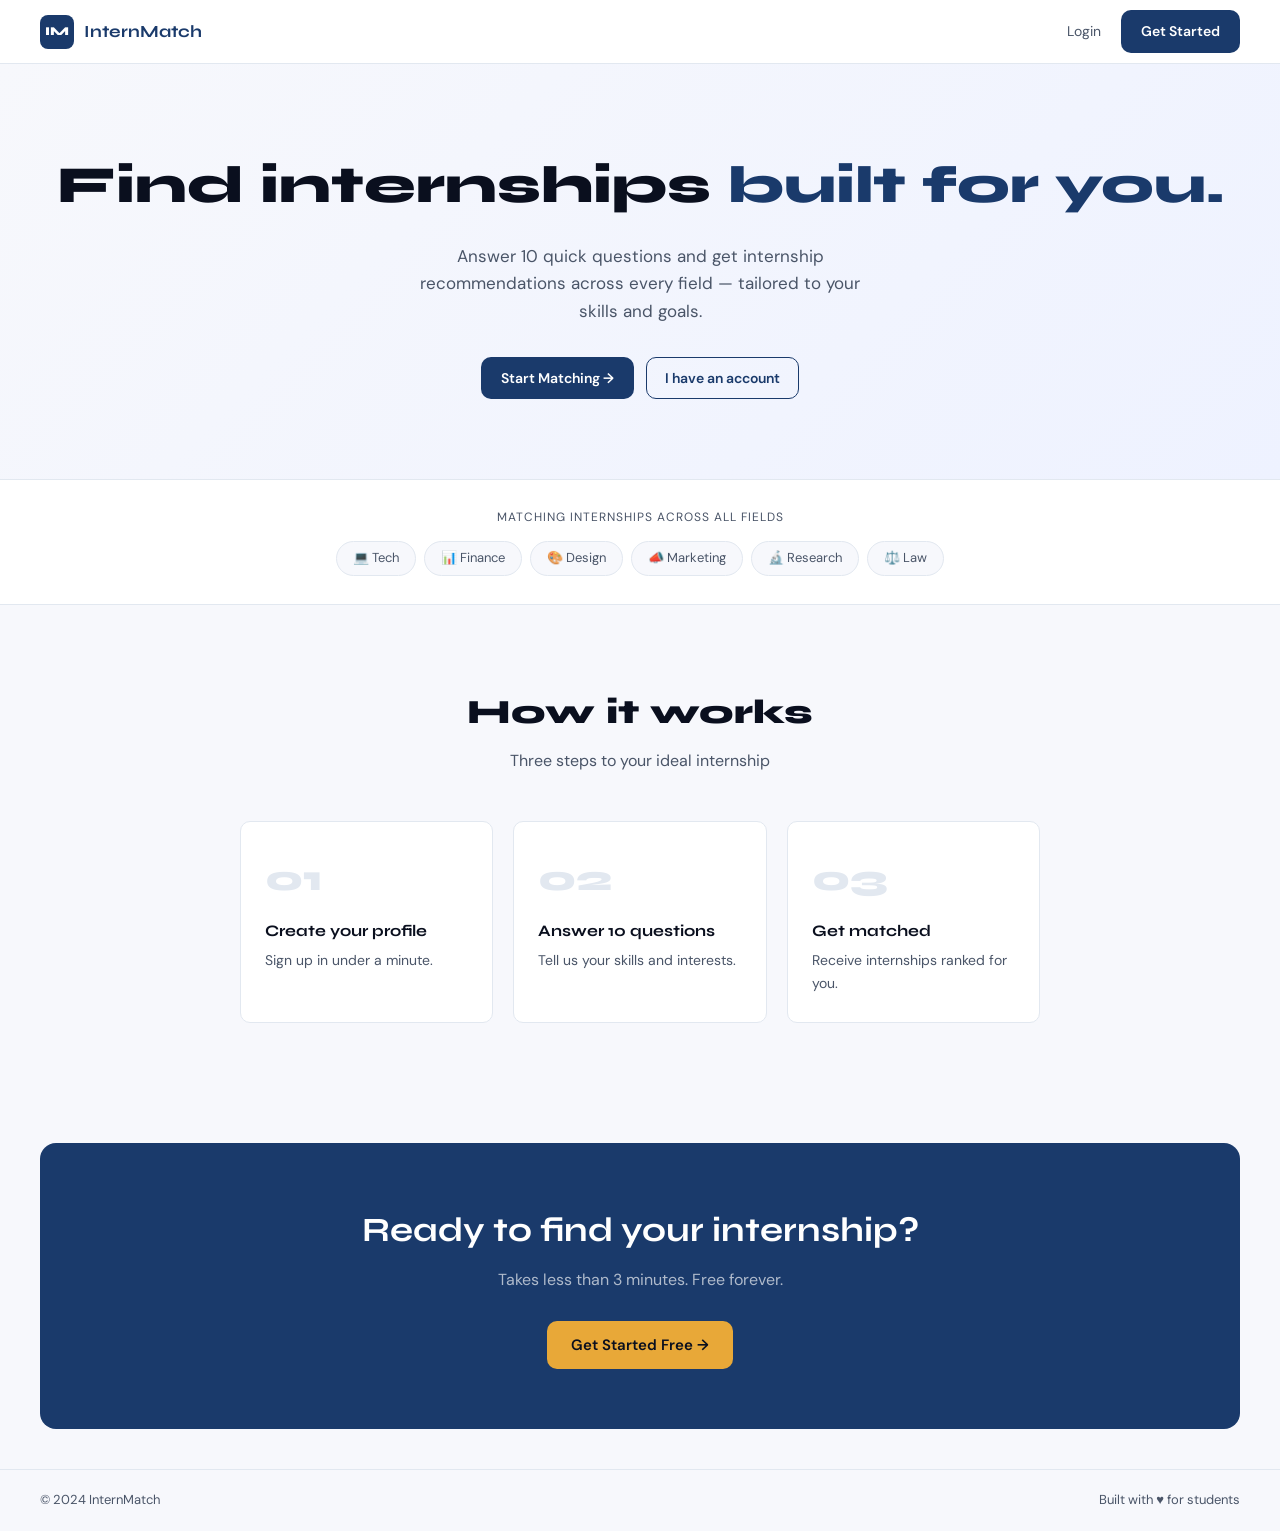
<file: index.html>
<!DOCTYPE html>
<html lang="en">
<head>
  <meta charset="UTF-8" />
  <meta name="viewport" content="width=device-width, initial-scale=1.0" />
  <title>InternMatch</title>
  <link rel="stylesheet" href="styles.css" />
  <link href="https://fonts.googleapis.com/css2?family=Syne:wght@700;800&family=DM+Sans:wght@300;400;500&display=swap" rel="stylesheet" />
</head>
<body>

  <!-- NAVBAR -->
  <nav class="navbar">
    <div class="logo">
      <div class="logo-mark">IM</div>
      <span class="logo-text">InternMatch</span>
    </div>
    <div class="nav-links">
      <a href="login.html">Login</a>
      <a href="signup.html" class="btn-primary">Get Started</a>
    </div>
  </nav>

  <!-- HERO -->
  <section class="hero">
    <h1>Find internships <span>built for you.</span></h1>
    <p>Answer 10 quick questions and get internship recommendations across every field — tailored to your skills and goals.</p>
    <div class="hero-actions">
      <a href="signup.html" class="btn-primary">Start Matching →</a>
      <a href="login.html"  class="btn-outline">I have an account</a>
    </div>
  </section>

  <!-- FIELDS -->
  <div class="fields-bar">
    <p>Matching internships across all fields</p>
    <div class="fields-row">
      <span class="chip">💻 Tech</span>
      <span class="chip">📊 Finance</span>
      <span class="chip">🎨 Design</span>
      <span class="chip">📣 Marketing</span>
      <span class="chip">🔬 Research</span>
      <span class="chip">⚖️ Law</span>
    </div>
  </div>

  <!-- HOW IT WORKS -->
  <section class="how-section">
    <h2>How it works</h2>
    <p class="section-sub">Three steps to your ideal internship</p>
    <div class="steps-grid">
      <div class="step-card">
        <span class="step-num">01</span>
        <h3>Create your profile</h3>
        <p>Sign up in under a minute.</p>
      </div>
      <div class="step-card">
        <span class="step-num">02</span>
        <h3>Answer 10 questions</h3>
        <p>Tell us your skills and interests.</p>
      </div>
      <div class="step-card">
        <span class="step-num">03</span>
        <h3>Get matched</h3>
        <p>Receive internships ranked for you.</p>
      </div>
    </div>
  </section>

  <!-- CTA -->
  <section class="cta-section">
    <div class="cta-box">
      <h2>Ready to find your internship?</h2>
      <p>Takes less than 3 minutes. Free forever.</p>
      <a href="signup.html" class="btn-accent">Get Started Free →</a>
    </div>
  </section>

  <!-- FOOTER -->
  <footer class="footer">
    <span>© 2024 InternMatch</span>
    <span>Built with ♥ for students</span>
  </footer>

</body>
</html>
</file>
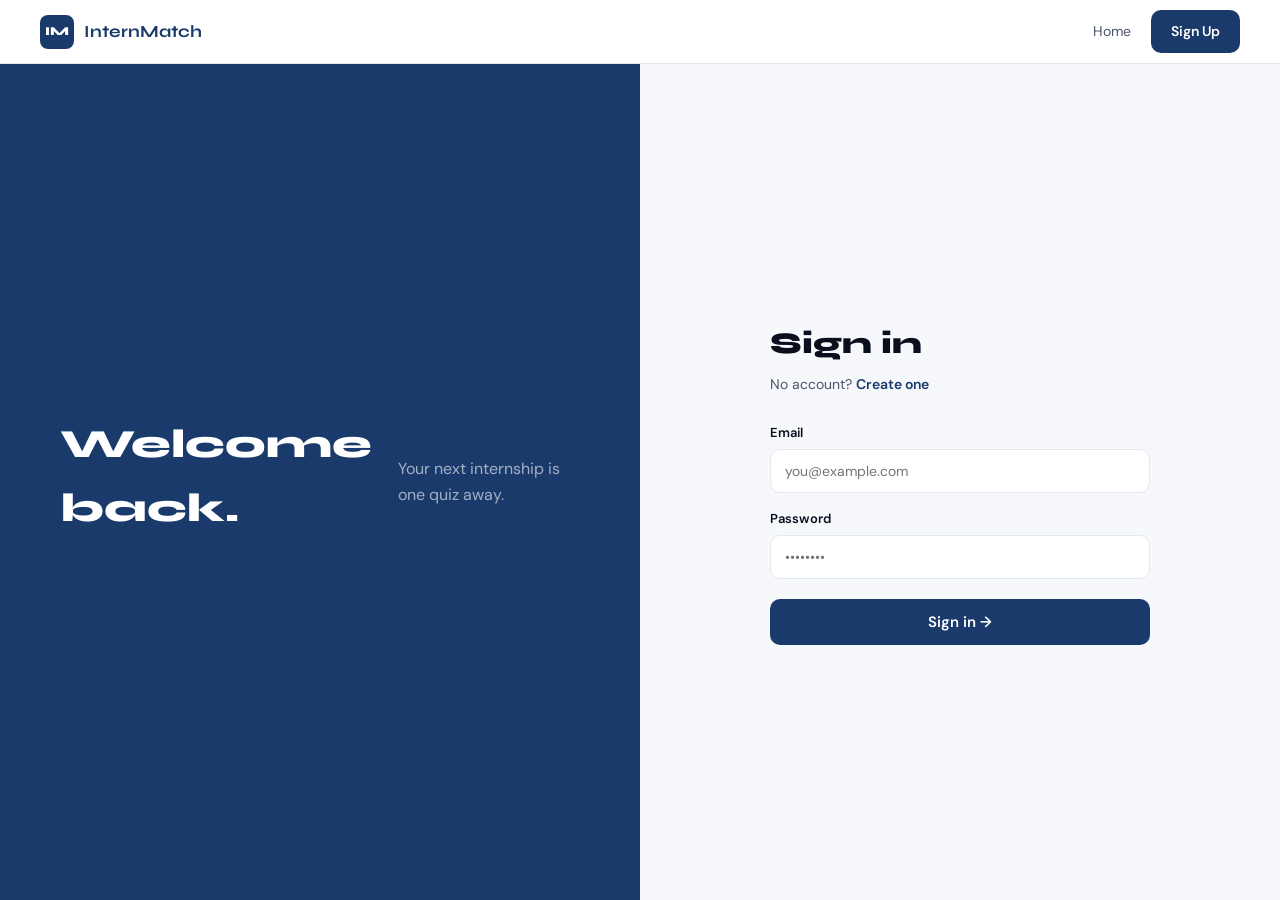
<file: dashboard.html>
<!DOCTYPE html>
<html lang="en">
<head>
  <meta charset="UTF-8" />
  <meta name="viewport" content="width=device-width, initial-scale=1.0" />
  <title>Dashboard — InternMatch</title>
  <link rel="stylesheet" href="styles.css" />
  <link href="https://fonts.googleapis.com/css2?family=Syne:wght@700;800&family=DM+Sans:wght@300;400;500&display=swap" rel="stylesheet" />
</head>
<body>

  <nav class="navbar">
    <div class="logo">
      <div class="logo-mark">IM</div>
      <span class="logo-text">InternMatch</span>
    </div>
    <div class="nav-links">
      <span id="greeting" class="nav-link"></span>
      <a href="quiz.html" class="nav-link">Retake Quiz</a>
      <button class="btn-outline" onclick="logout()">Logout</button>
    </div>
  </nav>

  <div class="dashboard-page">

    <!-- Stats -->
    <div class="dash-stats">
      <div class="stat-card">
        <span class="stat-num" id="statMatches">—</span>
        <span class="stat-label">Matches Found</span>
      </div>
      <div class="stat-card">
        <span class="stat-num" id="statTop">—</span>
        <span class="stat-label">Top Match %</span>
      </div>
      <div class="stat-card">
        <span class="stat-num" id="statField">—</span>
        <span class="stat-label">Your Field</span>
      </div>
    </div>

    <!-- Top 3 results -->
    <div class="dash-section">
      <div class="dash-section-header">
        <h2>Your Top Matches</h2>
        <a href="results.html" class="nav-link">See all →</a>
      </div>
      <div id="dashResults" class="results-grid">
        <p style="color:var(--muted)">No results yet. <a href="quiz.html" style="color:var(--primary);font-weight:600">Take the quiz!</a></p>
      </div>
    </div>

    <!-- Quick links -->
    <div class="dash-section">
      <h2>Quick Links</h2>
      <div class="quick-actions">
        <a href="quiz.html"    class="action-card">📝<span>Take Quiz</span></a>
        <a href="results.html" class="action-card">🎯<span>Results</span></a>
        <a href="map.html"     class="action-card">🗺️<span>View Map</span></a>
      </div>
    </div>

  </div>

  <script src="dashboard.js"></script>
</body>
</html>
</file>
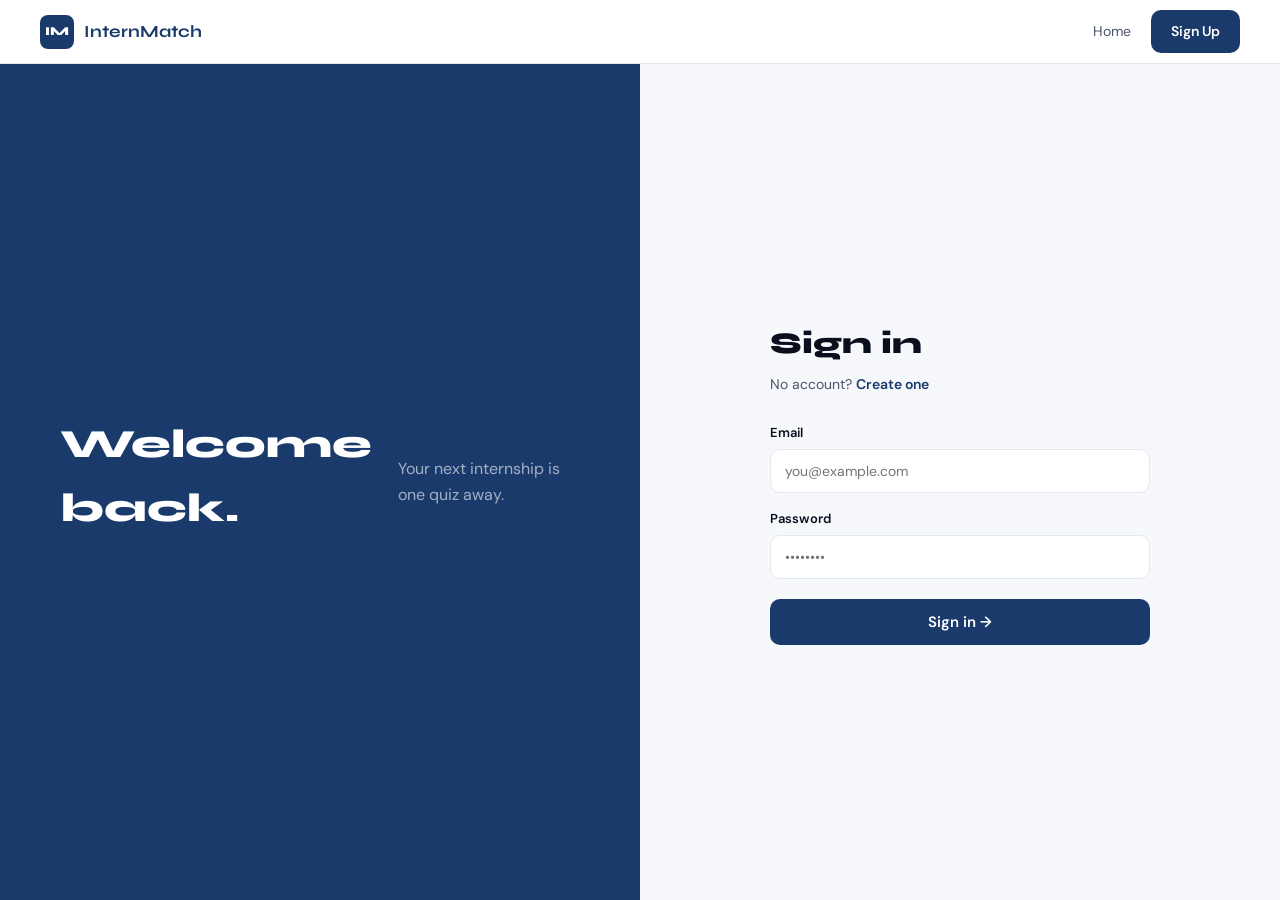
<file: login.html>
<!DOCTYPE html>
<html lang="en">
<head>
  <meta charset="UTF-8" />
  <meta name="viewport" content="width=device-width, initial-scale=1.0" />
  <title>Login — InternMatch</title>
  <link rel="stylesheet" href="styles.css" />
  <link href="https://fonts.googleapis.com/css2?family=Syne:wght@700;800&family=DM+Sans:wght@300;400;500&display=swap" rel="stylesheet" />
</head>
<body>

  <!-- NAVBAR -->
  <nav class="navbar">
    <div class="logo">
      <div class="logo-mark">IM</div>
      <span class="logo-text">InternMatch</span>
    </div>
    <div class="nav-links">
      <a href="index.html">Home</a>
      <a href="signup.html" class="btn-primary">Sign Up</a>
    </div>
  </nav>

  <!-- AUTH PAGE -->
  <div class="auth-page">

    <!-- Left panel -->
    <div class="auth-left">
      <h2>Welcome back.</h2>
      <p>Your next internship is one quiz away.</p>
    </div>

    <!-- Right panel -->
    <div class="auth-right">
      <div class="auth-card">
        <h1>Sign in</h1>
        <p class="sub">No account? <a href="signup.html">Create one</a></p>

        <div class="error-box" id="errorBox" style="display:none;"></div>

        <form class="form" id="loginForm">
          <div class="form-group">
            <label>Email</label>
            <input type="email" id="email" placeholder="you@example.com" required />
          </div>
          <div class="form-group">
            <label>Password</label>
            <input type="password" id="password" placeholder="••••••••" required />
          </div>
          <button type="submit" class="btn-submit" id="submitBtn">Sign in →</button>
        </form>
      </div>
    </div>

  </div>

  <script src="auth.js"></script>
  <script>
    document.getElementById("loginForm").addEventListener("submit", async function(e) {
      e.preventDefault();
      const email    = document.getElementById("email").value;
      const password = document.getElementById("password").value;
      await login(email, password);
    });
  </script>

</body>
</html>
</file>
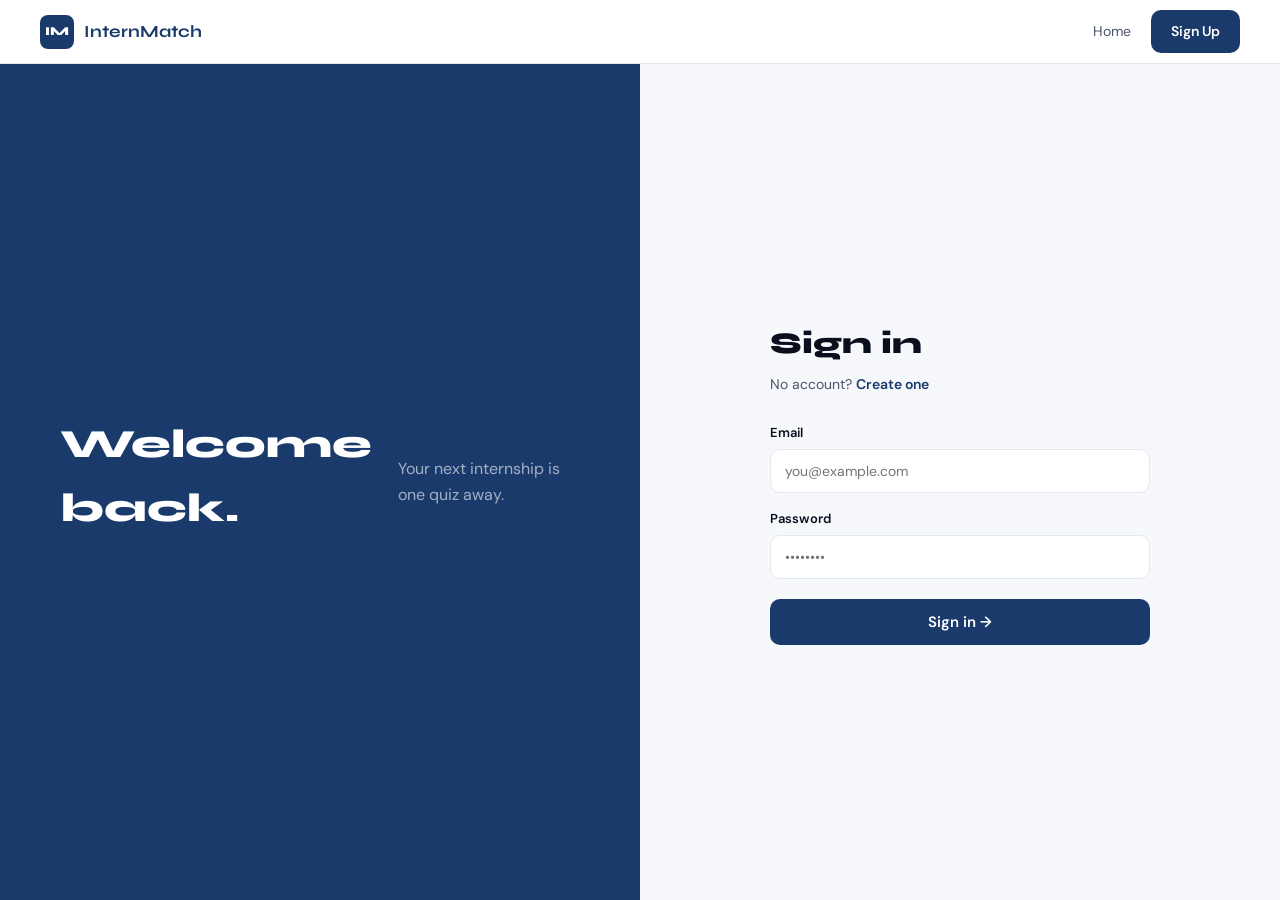
<file: quiz.html>
<!DOCTYPE html>
<html lang="en">
<head>
  <meta charset="UTF-8" />
  <meta name="viewport" content="width=device-width, initial-scale=1.0" />
  <title>Quiz — InternMatch</title>
  <link rel="stylesheet" href="styles.css" />
  <link href="https://fonts.googleapis.com/css2?family=Syne:wght@700;800&family=DM+Sans:wght@300;400;500&display=swap" rel="stylesheet" />
</head>
<body>

  <!-- NAVBAR -->
  <nav class="navbar">
    <div class="logo">
      <div class="logo-mark">IM</div>
      <span class="logo-text">InternMatch</span>
    </div>
    <div class="nav-links">
      <button class="btn-outline" onclick="logout()">Logout</button>
    </div>
  </nav>

  <!-- QUIZ -->
  <div class="quiz-page">

    <!-- Progress bar -->
    <div class="progress-bar-wrap">
      <div class="progress-bar" id="progressBar"></div>
    </div>
    <p class="progress-text" id="progressText">Question 1 of 10</p>

    <!-- Question card -->
    <div class="quiz-card" id="quizCard">
      <h2 class="question-text" id="questionText"></h2>
      <div class="options-grid" id="optionsGrid"></div>
      <div class="quiz-nav">
        <button class="btn-outline" id="backBtn" onclick="goBack()" style="display:none;">← Back</button>
        <button class="btn-primary" id="nextBtn" onclick="goNext()" disabled>Next →</button>
      </div>
    </div>

  </div>

  <script src="quiz.js"></script>
</body>
</html>
</file>
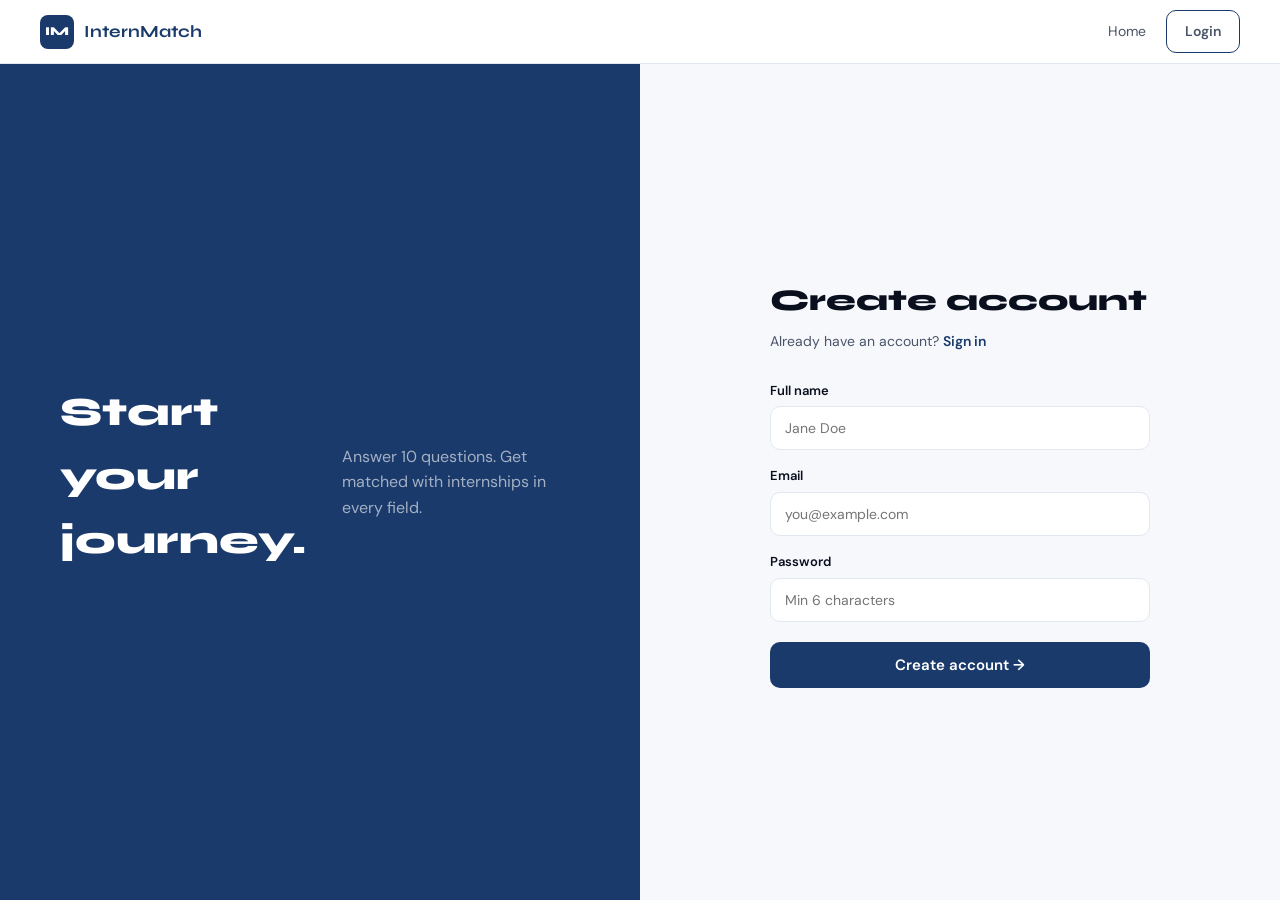
<file: signup.html>
<!DOCTYPE html>
<html lang="en">
<head>
  <meta charset="UTF-8" />
  <meta name="viewport" content="width=device-width, initial-scale=1.0" />
  <title>Sign Up — InternMatch</title>
  <link rel="stylesheet" href="styles.css" />
  <link href="https://fonts.googleapis.com/css2?family=Syne:wght@700;800&family=DM+Sans:wght@300;400;500&display=swap" rel="stylesheet" />
</head>
<body>

  <!-- NAVBAR -->
  <nav class="navbar">
    <div class="logo">
      <div class="logo-mark">IM</div>
      <span class="logo-text">InternMatch</span>
    </div>
    <div class="nav-links">
      <a href="index.html">Home</a>
      <a href="login.html" class="btn-outline">Login</a>
    </div>
  </nav>

  <!-- AUTH PAGE -->
  <div class="auth-page">

    <!-- Left panel -->
    <div class="auth-left">
      <h2>Start your journey.</h2>
      <p>Answer 10 questions. Get matched with internships in every field.</p>
    </div>

    <!-- Right panel -->
    <div class="auth-right">
      <div class="auth-card">
        <h1>Create account</h1>
        <p class="sub">Already have an account? <a href="login.html">Sign in</a></p>

        <div class="error-box" id="errorBox" style="display:none;"></div>

        <form class="form" id="signupForm">
          <div class="form-group">
            <label>Full name</label>
            <input type="text" id="name" placeholder="Jane Doe" required />
          </div>
          <div class="form-group">
            <label>Email</label>
            <input type="email" id="email" placeholder="you@example.com" required />
          </div>
          <div class="form-group">
            <label>Password</label>
            <input type="password" id="password" placeholder="Min 6 characters" required />
          </div>
          <button type="submit" class="btn-submit" id="submitBtn">Create account →</button>
        </form>
      </div>
    </div>

  </div>

  <script src="auth.js"></script>
  <script>
    document.getElementById("signupForm").addEventListener("submit", async function(e) {
      e.preventDefault();
      const name     = document.getElementById("name").value;
      const email    = document.getElementById("email").value;
      const password = document.getElementById("password").value;
      await signup(name, email, password);
    });
  </script>

</body>
</html>
</file>
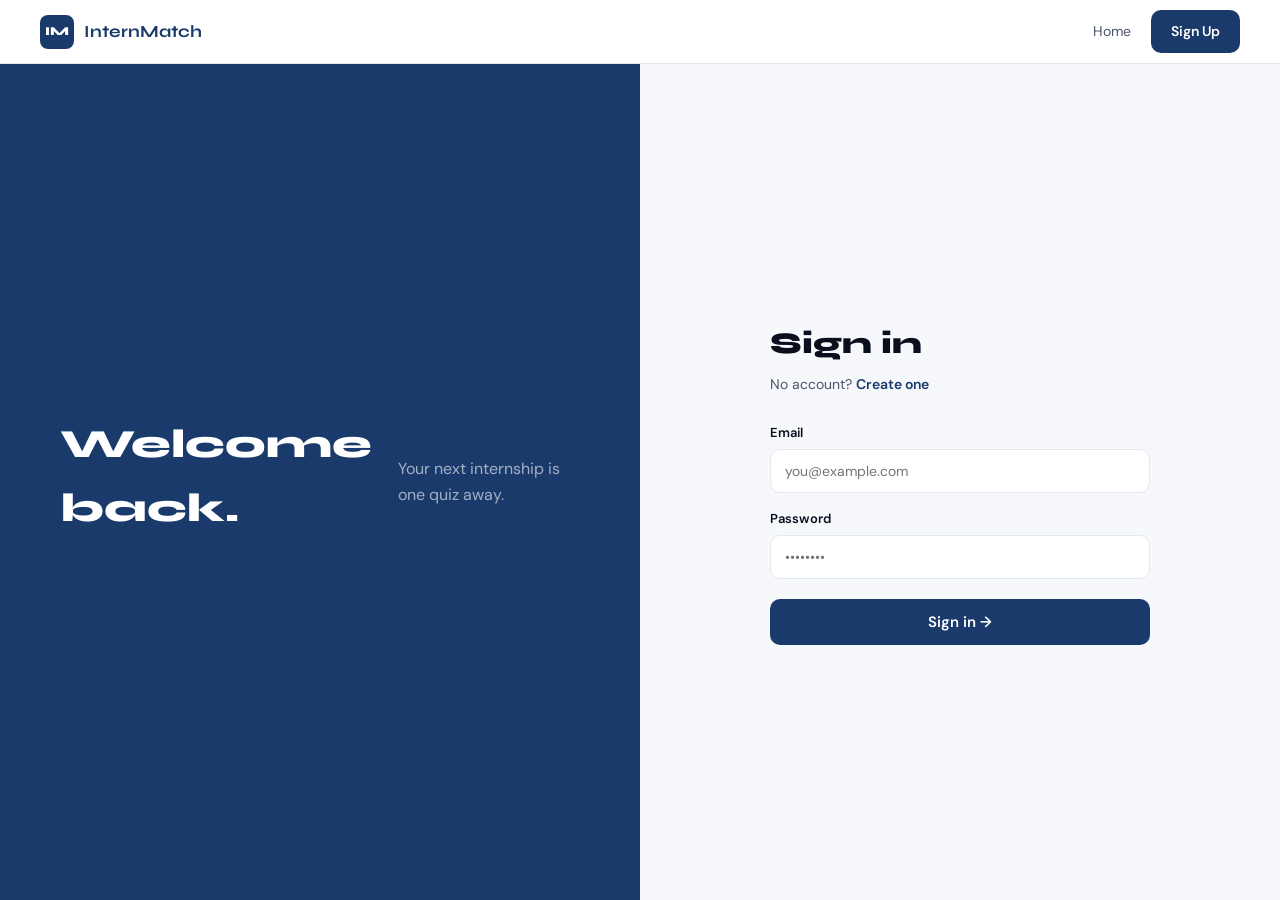
<file: frontend/dashboard.html>
<!DOCTYPE html>
<html lang="en">
<head>
  <meta charset="UTF-8" />
  <meta name="viewport" content="width=device-width, initial-scale=1.0" />
  <title>Dashboard — InternMatch</title>
  <link rel="stylesheet" href="styles.css" />
  <link href="https://fonts.googleapis.com/css2?family=Syne:wght@700;800&family=DM+Sans:wght@300;400;500&display=swap" rel="stylesheet" />
</head>
<body>

  <nav class="navbar">
    <div class="logo">
      <div class="logo-mark">IM</div>
      <span class="logo-text">InternMatch</span>
    </div>
    <div class="nav-links">
      <span id="greeting" class="nav-link"></span>
      <a href="quiz.html"    class="nav-link">Retake Quiz</a>
      <button class="btn-outline" onclick="logout()">Logout</button>
    </div>
  </nav>

  <div class="dashboard-page">

    <!-- Stats -->
    <div class="dash-stats">
      <div class="stat-card">
        <span class="stat-num"   id="statMatches">—</span>
        <span class="stat-label">Matches Found</span>
      </div>
      <div class="stat-card">
        <span class="stat-num"   id="statTop">—</span>
        <span class="stat-label">Top Match %</span>
      </div>
      <div class="stat-card">
        <span class="stat-num"   id="statField">—</span>
        <span class="stat-label">Your Field</span>
      </div>
    </div>

    <!-- Top 3 results -->
    <div class="dash-section">
      <div class="dash-section-header">
        <h2>Your Top Matches</h2>
        <a href="results.html" class="nav-link">See all →</a>
      </div>
      <div id="dashResults" class="results-grid">
        <p style="color:var(--muted)">
          No results yet.
          <a href="quiz.html" style="color:var(--primary);font-weight:600">Take the quiz!</a>
        </p>
      </div>
    </div>

    <!-- Quick links -->
    <div class="dash-section">
      <h2>Quick Links</h2>
      <div class="quick-actions">
        <a href="quiz.html"    class="action-card">📝<span>Take Quiz</span></a>
        <a href="results.html" class="action-card">🎯<span>Results</span></a>
        <a href="map.html"     class="action-card">🗺️<span>View Map</span></a>
      </div>
    </div>

  </div>

  <!-- script at bottom so DOM is ready before JS runs -->
  <script src="dashboard.js"></script>
</body>
</html>
</file>
<file: styles.css>
/* === TOKENS === */
:root {
  --primary: #1a3a6b;
  --accent:  #e8a838;
  --ink:     #0a0f1e;
  --muted:   #4a5568;
  --surface: #f7f8fc;
  --white:   #ffffff;
  --border:  #e2e8f0;
  --danger:  #ef4444;
  --radius:  10px;
  --font-display: 'Syne', sans-serif;
  --font-body:    'DM Sans', sans-serif;
}

/* === RESET === */
*, *::before, *::after { box-sizing: border-box; margin: 0; padding: 0; }
body   { font-family: var(--font-body); background: var(--surface); color: var(--ink); line-height: 1.6; }
h1, h2, h3 { font-family: var(--font-display); }
a      { text-decoration: none; color: inherit; }
button { cursor: pointer; border: none; font-family: var(--font-body); }
input  { font-family: var(--font-body); }

/* === NAVBAR === */
.navbar {
  display: flex; align-items: center; justify-content: space-between;
  padding: 0 40px; height: 64px;
  background: var(--white); border-bottom: 1px solid var(--border);
  position: sticky; top: 0; z-index: 10;
}
.logo       { display: flex; align-items: center; gap: 10px; }
.logo-mark  {
  width: 34px; height: 34px; background: var(--primary); color: white;
  border-radius: 8px; display: flex; align-items: center; justify-content: center;
  font-family: var(--font-display); font-weight: 800; font-size: 12px;
}
.logo-text  { font-family: var(--font-display); font-weight: 700; font-size: 17px; color: var(--primary); }
.nav-links  { display: flex; align-items: center; gap: 20px; }
.nav-links a { font-size: 14px; color: var(--muted); }
.nav-links a:hover { color: var(--primary); }

/* === BUTTONS === */
.btn-primary {
  background: var(--primary); color: white !important;
  padding: 10px 20px; border-radius: var(--radius);
  font-size: 14px; font-weight: 600; display: inline-block;
}
.btn-primary:hover { background: #2952a3; }

.btn-outline {
  background: transparent; color: var(--primary);
  border: 1.5px solid var(--primary);
  padding: 9px 18px; border-radius: var(--radius);
  font-size: 14px; font-weight: 600; display: inline-block;
}
.btn-outline:hover { background: var(--primary); color: white; }

.btn-accent {
  background: var(--accent); color: var(--ink);
  padding: 12px 24px; border-radius: var(--radius);
  font-size: 15px; font-weight: 600; display: inline-block;
}
.btn-accent:hover { background: #f5c96a; }

/* === HERO === */
.hero {
  padding: 80px 40px; text-align: center;
  background: linear-gradient(135deg, #f7f8fc, #eef2ff);
}
.hero h1       { font-size: 52px; font-weight: 800; margin-bottom: 16px; }
.hero h1 span  { color: var(--primary); }
.hero p        { font-size: 17px; color: var(--muted); max-width: 480px; margin: 0 auto 32px; }
.hero-actions  { display: flex; gap: 12px; justify-content: center; }

/* === FIELDS BAR === */
.fields-bar {
  padding: 28px 40px; background: var(--white); text-align: center;
  border-top: 1px solid var(--border); border-bottom: 1px solid var(--border);
}
.fields-bar p { font-size: 12px; text-transform: uppercase; letter-spacing: 1px; color: var(--muted); margin-bottom: 14px; }
.fields-row   { display: flex; gap: 8px; justify-content: center; flex-wrap: wrap; }
.chip {
  background: var(--surface); border: 1px solid var(--border);
  padding: 6px 16px; border-radius: 99px; font-size: 13px; color: var(--muted);
}

/* === HOW IT WORKS === */
.how-section      { padding: 80px 40px; text-align: center; }
.how-section h2   { font-size: 34px; font-weight: 800; margin-bottom: 8px; }
.section-sub      { color: var(--muted); margin-bottom: 48px; }
.steps-grid       { display: grid; grid-template-columns: repeat(auto-fit, minmax(220px, 1fr)); gap: 20px; max-width: 800px; margin: 0 auto; }
.step-card        { background: var(--white); border: 1px solid var(--border); border-radius: var(--radius); padding: 28px 24px; text-align: left; }
.step-num         { font-family: var(--font-display); font-size: 36px; font-weight: 800; color: var(--border); display: block; margin-bottom: 10px; }
.step-card h3     { font-size: 16px; margin-bottom: 6px; }
.step-card p      { font-size: 14px; color: var(--muted); }

/* === CTA === */
.cta-section  { padding: 40px; }
.cta-box      { background: var(--primary); border-radius: 16px; padding: 60px 40px; text-align: center; }
.cta-box h2   { font-size: 34px; color: white; margin-bottom: 10px; }
.cta-box p    { color: rgba(255,255,255,0.65); margin-bottom: 28px; }

/* === FOOTER === */
.footer {
  padding: 20px 40px; border-top: 1px solid var(--border);
  display: flex; justify-content: space-between; font-size: 13px; color: var(--muted);
}

/* === AUTH PAGES === */
.auth-page { min-height: calc(100vh - 64px); display: grid; grid-template-columns: 1fr 1fr; }

.auth-left    { background: var(--primary); display: flex; align-items: center; justify-content: center; padding: 60px; }
.auth-left h2 { font-size: 40px; font-weight: 800; color: white; margin-bottom: 12px; }
.auth-left p  { color: rgba(255,255,255,0.6); font-size: 16px; max-width: 280px; }

.auth-right { display: flex; align-items: center; justify-content: center; padding: 60px 48px; }
.auth-card  { width: 100%; max-width: 380px; }
.auth-card h1  { font-size: 30px; font-weight: 800; margin-bottom: 6px; }
.auth-card .sub { font-size: 14px; color: var(--muted); margin-bottom: 28px; }
.auth-card .sub a { color: var(--primary); font-weight: 600; }

.error-box {
  background: rgba(239,68,68,0.08); border: 1px solid rgba(239,68,68,0.2);
  color: var(--danger); padding: 10px 14px; border-radius: var(--radius);
  font-size: 14px; margin-bottom: 16px;
}

.form       { display: flex; flex-direction: column; gap: 16px; }
.form-group { display: flex; flex-direction: column; gap: 5px; }
.form-group label { font-size: 13px; font-weight: 600; }
.form-group input {
  padding: 12px 14px; border: 1.5px solid var(--border);
  border-radius: var(--radius); font-size: 14px; outline: none; background: white;
}
.form-group input:focus { border-color: var(--primary); }

.btn-submit {
  width: 100%; padding: 13px; background: var(--primary); color: white;
  border-radius: var(--radius); font-size: 15px; font-weight: 600; margin-top: 4px;
}
.btn-submit:hover:not(:disabled) { background: #2952a3; }
.btn-submit:disabled { opacity: 0.65; cursor: not-allowed; }

/* === QUIZ PAGE === */
.quiz-page {
  max-width: 640px; margin: 60px auto; padding: 0 24px;
}
.progress-bar-wrap {
  height: 6px; background: var(--border); border-radius: 99px; margin-bottom: 12px;
}
.progress-bar {
  height: 6px; background: var(--primary); border-radius: 99px;
  transition: width 0.4s ease;
}
.progress-text {
  font-size: 13px; color: var(--muted); margin-bottom: 32px; text-align: center;
}
.quiz-card {
  background: var(--white); border: 1px solid var(--border);
  border-radius: var(--radius); padding: 40px 36px;
}
.question-text {
  font-size: 22px; font-weight: 700; margin-bottom: 8px; color: var(--ink);
}
.options-grid {
  display: flex; flex-direction: column; gap: 10px; margin-bottom: 32px;
}
.option-btn {
  width: 100%; padding: 13px 16px;
  border: 1.5px solid var(--border); border-radius: var(--radius-sm);
  background: white; font-size: 14px; color: var(--ink); text-align: left;
  cursor: pointer; transition: all 0.2s;
}
.option-btn:hover    { border-color: var(--primary); color: var(--primary); }
.option-btn.selected { border-color: var(--primary); background: var(--primary); color: white; }
.quiz-nav {
  display: flex; justify-content: space-between; align-items: center;
}

/* === PLACEHOLDER PAGES === */
.placeholder-page {
  min-height: calc(100vh - 64px); display: flex; flex-direction: column;
  align-items: center; justify-content: center; gap: 10px;
}
.placeholder-page h2 { font-size: 24px; }
.placeholder-page p  { color: var(--muted); }

/* === RESULTS PAGE === */
.results-page { max-width: 900px; margin: 60px auto; padding: 0 24px; }
.results-header { text-align: center; margin-bottom: 40px; }
.results-header h1 { font-size: 36px; font-weight: 800; margin-bottom: 8px; }
.results-header p  { color: var(--muted); font-size: 15px; }

.results-grid { display: grid; grid-template-columns: repeat(auto-fit, minmax(280px, 1fr)); gap: 20px; }

.result-card {
  background: var(--white); border: 1px solid var(--border);
  border-radius: var(--radius); padding: 24px;
  display: flex; flex-direction: column; gap: 12px;
  transition: box-shadow 0.2s;
}
.result-card:hover { box-shadow: 0 8px 24px rgba(10,15,30,0.1); }

.result-rank { font-family: var(--font-display); font-size: 28px; font-weight: 800; color: var(--border); }
.result-title { font-size: 16px; font-weight: 700; color: var(--ink); }
.result-company, .result-location { font-size: 13px; color: var(--muted); }

.result-match-bar { height: 6px; background: var(--border); border-radius: 99px; margin-top: 8px; }
.match-bar-fill   { height: 6px; border-radius: 99px; transition: width 0.6s ease; }
.result-match-text { font-size: 13px; font-weight: 600; }

.result-btn { margin-top: auto; text-align: center; }
.results-actions { text-align: center; margin-top: 40px; }
.loading { text-align: center; color: var(--muted); padding: 60px; grid-column: 1/-1; }

/* === RESPONSIVE === */
@media (max-width: 768px) {
  .hero h1 { font-size: 36px; }
  .auth-page { grid-template-columns: 1fr; }
  .auth-left { display: none; }
  .navbar, .hero, .how-section, .cta-section { padding-left: 20px; padding-right: 20px; }
  .footer { flex-direction: column; gap: 4px; text-align: center; padding: 20px; }
}

/* === MAP PAGE === */
.map-page      { padding: 0 40px 40px; }
.map-header    { text-align: center; padding: 40px 0 20px; }
.map-header h1 { font-size: 32px; font-weight: 800; margin-bottom: 8px; }
.map-header p  { color: var(--muted); font-size: 14px; }
#map           { height: 520px; border-radius: var(--radius); border: 1px solid var(--border); }

/* === DASHBOARD === */
.dashboard-page       { max-width: 960px; margin: 40px auto; padding: 0 24px; }
.dash-stats           { display: grid; grid-template-columns: repeat(3, 1fr); gap: 16px; margin-bottom: 40px; }
.stat-card            { background: var(--white); border: 1px solid var(--border); border-radius: var(--radius); padding: 24px; text-align: center; }
.stat-num             { display: block; font-family: var(--font-display); font-size: 36px; font-weight: 800; color: var(--primary); }
.stat-label           { font-size: 13px; color: var(--muted); }
.dash-section         { margin-bottom: 40px; }
.dash-section-header  { display: flex; justify-content: space-between; align-items: center; margin-bottom: 20px; }
.dash-section h2      { font-size: 22px; font-weight: 700; margin-bottom: 20px; }
.quick-actions        { display: grid; grid-template-columns: repeat(3, 1fr); gap: 16px; }
.action-card          { background: var(--white); border: 1px solid var(--border); border-radius: var(--radius); padding: 24px 16px; text-align: center; display: flex; flex-direction: column; gap: 10px; font-size: 28px; transition: all 0.2s; }
.action-card span     { font-size: 14px; font-weight: 600; color: var(--ink); font-family: var(--font-body); }
.action-card:hover    { box-shadow: 0 4px 16px rgba(10,15,30,0.1); transform: translateY(-2px); }
</file>
<file: frontend/styles.css>
/* === TOKENS === */
:root {
  --primary: #1a3a6b;
  --accent:  #e8a838;
  --ink:     #0a0f1e;
  --muted:   #4a5568;
  --surface: #f7f8fc;
  --white:   #ffffff;
  --border:  #e2e8f0;
  --danger:  #ef4444;
  --radius:  10px;
  --font-display: 'Syne', sans-serif;
  --font-body:    'DM Sans', sans-serif;
}

/* === RESET === */
*, *::before, *::after { box-sizing: border-box; margin: 0; padding: 0; }
body   { font-family: var(--font-body); background: var(--surface); color: var(--ink); line-height: 1.6; }
h1, h2, h3 { font-family: var(--font-display); }
a      { text-decoration: none; color: inherit; }
button { cursor: pointer; border: none; font-family: var(--font-body); }
input  { font-family: var(--font-body); }

/* === NAVBAR === */
.navbar {
  display: flex; align-items: center; justify-content: space-between;
  padding: 0 40px; height: 64px;
  background: var(--white); border-bottom: 1px solid var(--border);
  position: sticky; top: 0; z-index: 10;
}
.logo       { display: flex; align-items: center; gap: 10px; }
.logo-mark  {
  width: 34px; height: 34px; background: var(--primary); color: white;
  border-radius: 8px; display: flex; align-items: center; justify-content: center;
  font-family: var(--font-display); font-weight: 800; font-size: 12px;
}
.logo-text  { font-family: var(--font-display); font-weight: 700; font-size: 17px; color: var(--primary); }
.nav-links  { display: flex; align-items: center; gap: 20px; }
.nav-links a { font-size: 14px; color: var(--muted); }
.nav-links a:hover { color: var(--primary); }

/* === BUTTONS === */
.btn-primary {
  background: var(--primary); color: white !important;
  padding: 10px 20px; border-radius: var(--radius);
  font-size: 14px; font-weight: 600; display: inline-block;
}
.btn-primary:hover { background: #2952a3; }

.btn-outline {
  background: transparent; color: var(--primary);
  border: 1.5px solid var(--primary);
  padding: 9px 18px; border-radius: var(--radius);
  font-size: 14px; font-weight: 600; display: inline-block;
}
.btn-outline:hover { background: var(--primary); color: white; }

.btn-accent {
  background: var(--accent); color: var(--ink);
  padding: 12px 24px; border-radius: var(--radius);
  font-size: 15px; font-weight: 600; display: inline-block;
}
.btn-accent:hover { background: #f5c96a; }

/* === HERO === */
.hero {
  padding: 80px 40px; text-align: center;
  background: linear-gradient(135deg, #f7f8fc, #eef2ff);
}
.hero h1       { font-size: 52px; font-weight: 800; margin-bottom: 16px; }
.hero h1 span  { color: var(--primary); }
.hero p        { font-size: 17px; color: var(--muted); max-width: 480px; margin: 0 auto 32px; }
.hero-actions  { display: flex; gap: 12px; justify-content: center; }

/* === FIELDS BAR === */
.fields-bar {
  padding: 28px 40px; background: var(--white); text-align: center;
  border-top: 1px solid var(--border); border-bottom: 1px solid var(--border);
}
.fields-bar p { font-size: 12px; text-transform: uppercase; letter-spacing: 1px; color: var(--muted); margin-bottom: 14px; }
.fields-row   { display: flex; gap: 8px; justify-content: center; flex-wrap: wrap; }
.chip {
  background: var(--surface); border: 1px solid var(--border);
  padding: 6px 16px; border-radius: 99px; font-size: 13px; color: var(--muted);
}

/* === HOW IT WORKS === */
.how-section      { padding: 80px 40px; text-align: center; }
.how-section h2   { font-size: 34px; font-weight: 800; margin-bottom: 8px; }
.section-sub      { color: var(--muted); margin-bottom: 48px; }
.steps-grid       { display: grid; grid-template-columns: repeat(auto-fit, minmax(220px, 1fr)); gap: 20px; max-width: 800px; margin: 0 auto; }
.step-card        { background: var(--white); border: 1px solid var(--border); border-radius: var(--radius); padding: 28px 24px; text-align: left; }
.step-num         { font-family: var(--font-display); font-size: 36px; font-weight: 800; color: var(--border); display: block; margin-bottom: 10px; }
.step-card h3     { font-size: 16px; margin-bottom: 6px; }
.step-card p      { font-size: 14px; color: var(--muted); }

/* === CTA === */
.cta-section  { padding: 40px; }
.cta-box      { background: var(--primary); border-radius: 16px; padding: 60px 40px; text-align: center; }
.cta-box h2   { font-size: 34px; color: white; margin-bottom: 10px; }
.cta-box p    { color: rgba(255,255,255,0.65); margin-bottom: 28px; }

/* === FOOTER === */
.footer {
  padding: 20px 40px; border-top: 1px solid var(--border);
  display: flex; justify-content: space-between; font-size: 13px; color: var(--muted);
}

/* === AUTH PAGES === */
.auth-page { min-height: calc(100vh - 64px); display: grid; grid-template-columns: 1fr 1fr; }

.auth-left    { background: var(--primary); display: flex; align-items: center; justify-content: center; padding: 60px; }
.auth-left h2 { font-size: 40px; font-weight: 800; color: white; margin-bottom: 12px; }
.auth-left p  { color: rgba(255,255,255,0.6); font-size: 16px; max-width: 280px; }

.auth-right { display: flex; align-items: center; justify-content: center; padding: 60px 48px; }
.auth-card  { width: 100%; max-width: 380px; }
.auth-card h1  { font-size: 30px; font-weight: 800; margin-bottom: 6px; }
.auth-card .sub { font-size: 14px; color: var(--muted); margin-bottom: 28px; }
.auth-card .sub a { color: var(--primary); font-weight: 600; }

.error-box {
  background: rgba(239,68,68,0.08); border: 1px solid rgba(239,68,68,0.2);
  color: var(--danger); padding: 10px 14px; border-radius: var(--radius);
  font-size: 14px; margin-bottom: 16px;
}

.form       { display: flex; flex-direction: column; gap: 16px; }
.form-group { display: flex; flex-direction: column; gap: 5px; }
.form-group label { font-size: 13px; font-weight: 600; }
.form-group input {
  padding: 12px 14px; border: 1.5px solid var(--border);
  border-radius: var(--radius); font-size: 14px; outline: none; background: white;
}
.form-group input:focus { border-color: var(--primary); }

.btn-submit {
  width: 100%; padding: 13px; background: var(--primary); color: white;
  border-radius: var(--radius); font-size: 15px; font-weight: 600; margin-top: 4px;
}
.btn-submit:hover:not(:disabled) { background: #2952a3; }
.btn-submit:disabled { opacity: 0.65; cursor: not-allowed; }

/* === QUIZ PAGE === */
.quiz-page {
  max-width: 640px; margin: 60px auto; padding: 0 24px;
}
.progress-bar-wrap {
  height: 6px; background: var(--border); border-radius: 99px; margin-bottom: 12px;
}
.progress-bar {
  height: 6px; background: var(--primary); border-radius: 99px;
  transition: width 0.4s ease;
}
.progress-text {
  font-size: 13px; color: var(--muted); margin-bottom: 32px; text-align: center;
}
.quiz-card {
  background: var(--white); border: 1px solid var(--border);
  border-radius: var(--radius); padding: 40px 36px;
}
.question-text {
  font-size: 22px; font-weight: 700; margin-bottom: 8px; color: var(--ink);
}
.options-grid {
  display: flex; flex-direction: column; gap: 10px; margin-bottom: 32px;
}
.option-btn {
  width: 100%; padding: 13px 16px;
  border: 1.5px solid var(--border); border-radius: var(--radius-sm);
  background: white; font-size: 14px; color: var(--ink); text-align: left;
  cursor: pointer; transition: all 0.2s;
}
.option-btn:hover    { border-color: var(--primary); color: var(--primary); }
.option-btn.selected { border-color: var(--primary); background: var(--primary); color: white; }
.quiz-nav {
  display: flex; justify-content: space-between; align-items: center;
}

/* === PLACEHOLDER PAGES === */
.placeholder-page {
  min-height: calc(100vh - 64px); display: flex; flex-direction: column;
  align-items: center; justify-content: center; gap: 10px;
}
.placeholder-page h2 { font-size: 24px; }
.placeholder-page p  { color: var(--muted); }

/* === RESULTS PAGE === */
.results-page { max-width: 900px; margin: 60px auto; padding: 0 24px; }
.results-header { text-align: center; margin-bottom: 40px; }
.results-header h1 { font-size: 36px; font-weight: 800; margin-bottom: 8px; }
.results-header p  { color: var(--muted); font-size: 15px; }

.results-grid { display: grid; grid-template-columns: repeat(auto-fit, minmax(280px, 1fr)); gap: 20px; }

.result-card {
  background: var(--white); border: 1px solid var(--border);
  border-radius: var(--radius); padding: 24px;
  display: flex; flex-direction: column; gap: 12px;
  transition: box-shadow 0.2s;
}
.result-card:hover { box-shadow: 0 8px 24px rgba(10,15,30,0.1); }

.result-rank { font-family: var(--font-display); font-size: 28px; font-weight: 800; color: var(--border); }
.result-title { font-size: 16px; font-weight: 700; color: var(--ink); }
.result-company, .result-location { font-size: 13px; color: var(--muted); }

.result-match-bar { height: 6px; background: var(--border); border-radius: 99px; margin-top: 8px; }
.match-bar-fill   { height: 6px; border-radius: 99px; transition: width 0.6s ease; }
.result-match-text { font-size: 13px; font-weight: 600; }

.result-btn { margin-top: auto; text-align: center; }
.results-actions { text-align: center; margin-top: 40px; }
.loading { text-align: center; color: var(--muted); padding: 60px; grid-column: 1/-1; }

/* === RESPONSIVE === */
@media (max-width: 768px) {
  .hero h1 { font-size: 36px; }
  .auth-page { grid-template-columns: 1fr; }
  .auth-left { display: none; }
  .navbar, .hero, .how-section, .cta-section { padding-left: 20px; padding-right: 20px; }
  .footer { flex-direction: column; gap: 4px; text-align: center; padding: 20px; }
}

/* === MAP PAGE === */
.map-page      { padding: 0 40px 40px; }
.map-header    { text-align: center; padding: 40px 0 20px; }
.map-header h1 { font-size: 32px; font-weight: 800; margin-bottom: 8px; }
.map-header p  { color: var(--muted); font-size: 14px; }
#map           { height: 520px; border-radius: var(--radius); border: 1px solid var(--border); }

/* === DASHBOARD === */
.dashboard-page       { max-width: 960px; margin: 40px auto; padding: 0 24px; }
.dash-stats           { display: grid; grid-template-columns: repeat(3, 1fr); gap: 16px; margin-bottom: 40px; }
.stat-card            { background: var(--white); border: 1px solid var(--border); border-radius: var(--radius); padding: 24px; text-align: center; }
.stat-num             { display: block; font-family: var(--font-display); font-size: 36px; font-weight: 800; color: var(--primary); }
.stat-label           { font-size: 13px; color: var(--muted); }
.dash-section         { margin-bottom: 40px; }
.dash-section-header  { display: flex; justify-content: space-between; align-items: center; margin-bottom: 20px; }
.dash-section h2      { font-size: 22px; font-weight: 700; margin-bottom: 20px; }
.quick-actions        { display: grid; grid-template-columns: repeat(3, 1fr); gap: 16px; }
.action-card          { background: var(--white); border: 1px solid var(--border); border-radius: var(--radius); padding: 24px 16px; text-align: center; display: flex; flex-direction: column; gap: 10px; font-size: 28px; transition: all 0.2s; }
.action-card span     { font-size: 14px; font-weight: 600; color: var(--ink); font-family: var(--font-body); }
.action-card:hover    { box-shadow: 0 4px 16px rgba(10,15,30,0.1); transform: translateY(-2px); }
</file>
